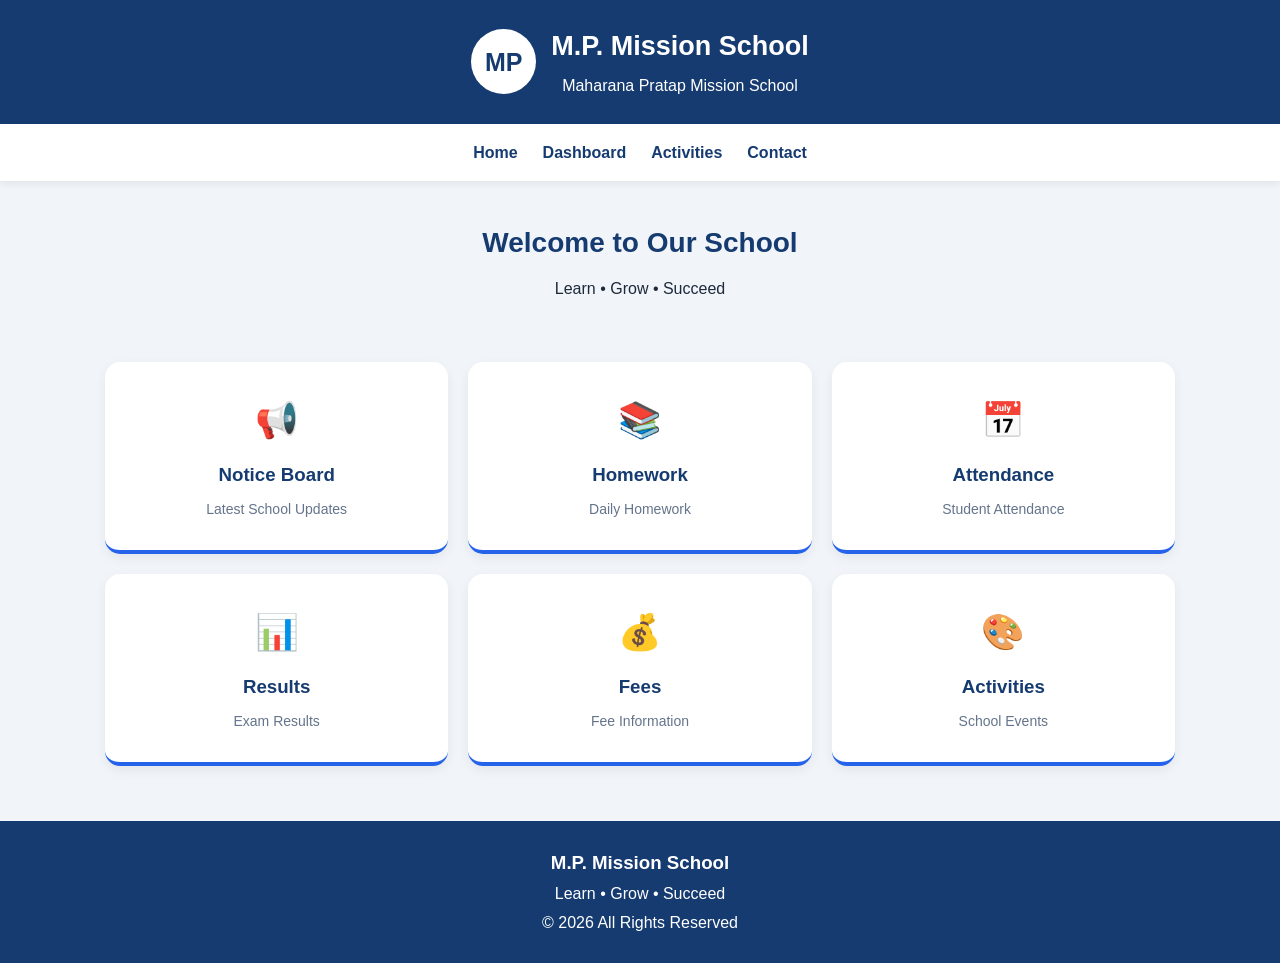
<file: index.html>
<!DOCTYPE html>
<html lang="en">
<head>
    <meta charset="UTF-8">
    <meta name="viewport" content="width=device-width, initial-scale=1.0">

    <title>M.P. Mission School App</title>

    <link rel="stylesheet" href="style.css">
</head>

<body>

    <!-- Header -->
    <header class="header">
        <div class="school-logo">MP</div>

        <div>
            <h1>M.P. Mission School</h1>
            <p>Maharana Pratap Mission School</p>
        </div>
    </header>

    <!-- Navigation Bar -->
    <nav class="navbar">
        <a href="#home">Home</a>
        <a href="#dashboard">Dashboard</a>
        <a href="#activities">Activities</a>
        <a href="#contact">Contact</a>
    </nav>

    <!-- Main Section -->
    <main id="home">

        <section class="welcome">
            <h2>Welcome to Our School</h2>
            <p>Learn • Grow • Succeed</p>
        </section>

        <!-- Dashboard -->
        <section class="dashboard" id="dashboard">

            <div class="card">
                <span>📢</span>
                <h3>Notice Board</h3>
                <p>Latest School Updates</p>
            </div>

            <div class="card">
                <span>📚</span>
                <h3>Homework</h3>
                <p>Daily Homework</p>
            </div>

            <div class="card">
                <span>📅</span>
                <h3>Attendance</h3>
                <p>Student Attendance</p>
            </div>

            <div class="card">
                <span>📊</span>
                <h3>Results</h3>
                <p>Exam Results</p>
            </div>

            <div class="card">
                <span>💰</span>
                <h3>Fees</h3>
                <p>Fee Information</p>
            </div>

            <div class="card" id="activities">
                <span>🎨</span>
                <h3>Activities</h3>
                <p>School Events</p>
            </div>

        </section>

    </main>

    <!-- Footer -->
    <footer id="contact">
        <h3>M.P. Mission School</h3>
        <p>Learn • Grow • Succeed</p>
        <p>© 2026 All Rights Reserved</p>
    </footer>

    <script src="script.js"></script>

</body>
</html>
</file>
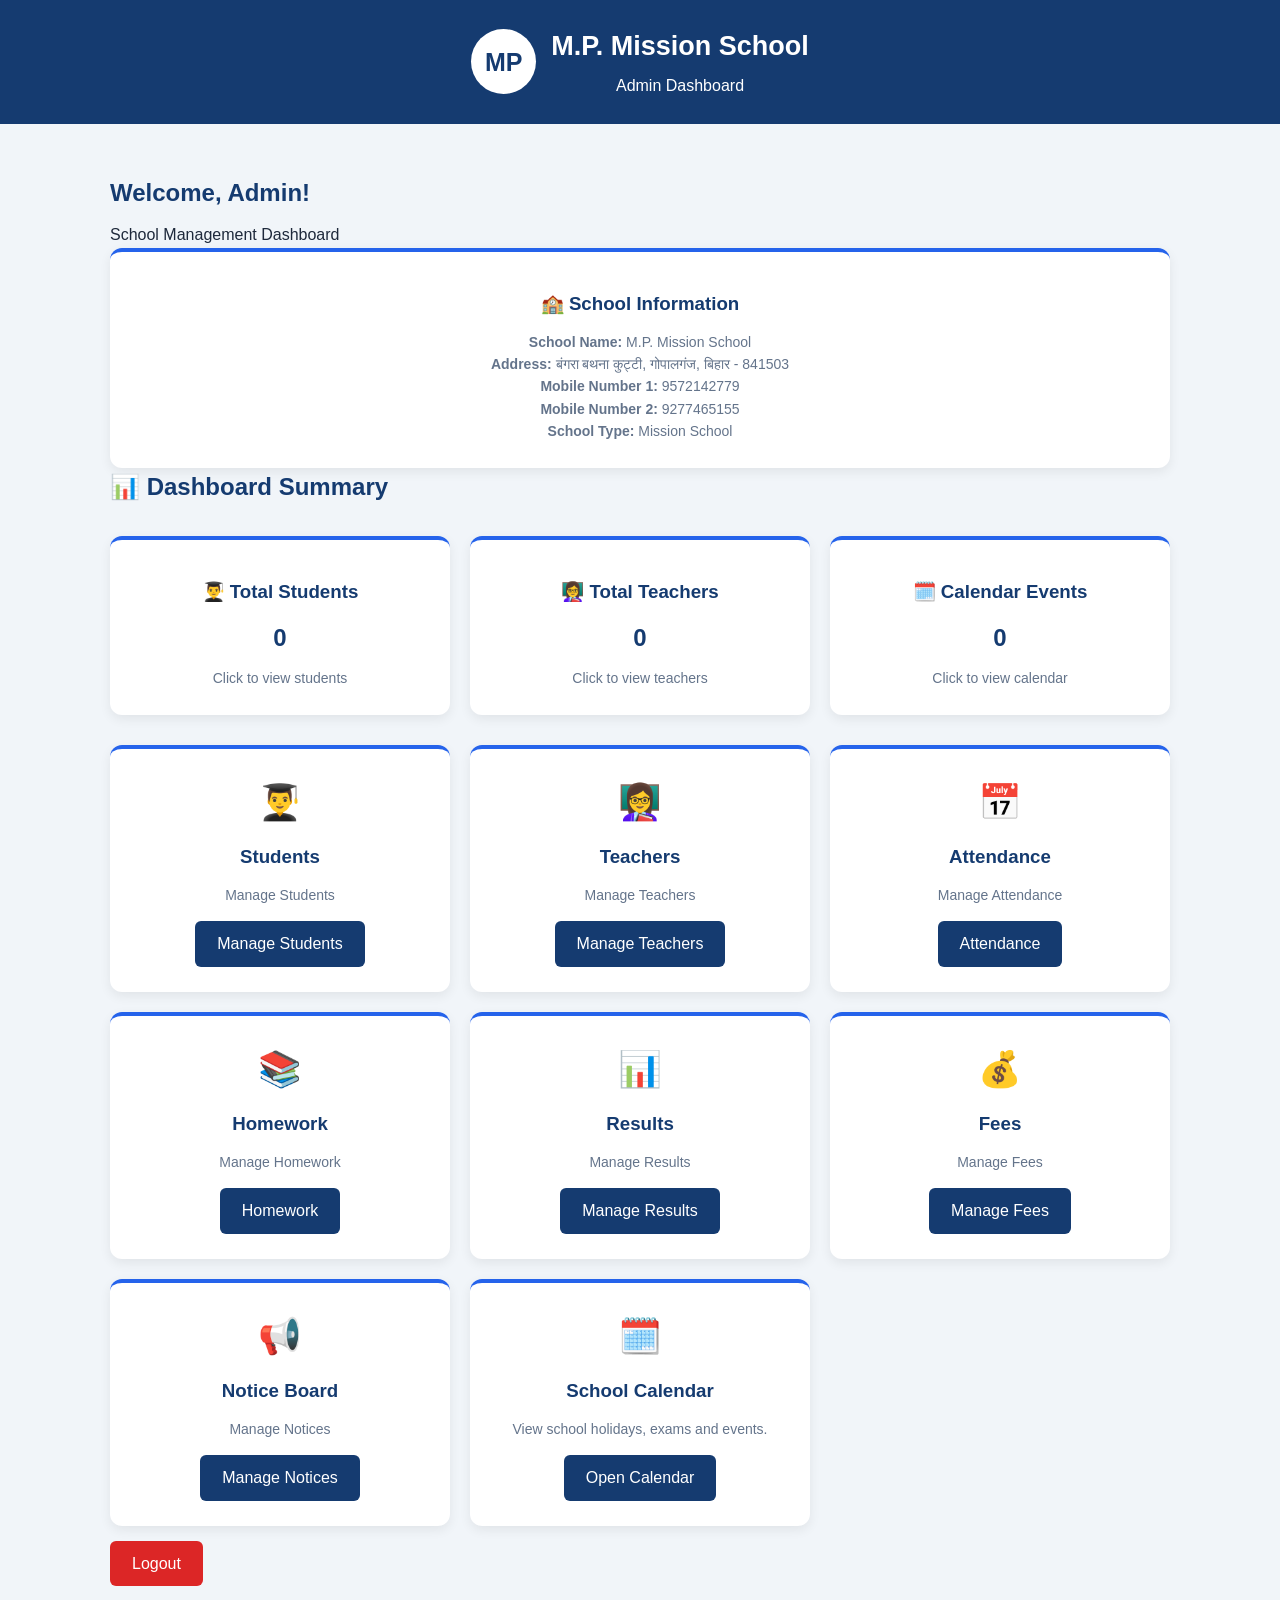
<file: admin.html>
<!DOCTYPE html>
<html lang="en">
<head>
    <meta charset="UTF-8">
    <meta name="viewport" content="width=device-width, initial-scale=1.0, viewport-fit=cover">
    <meta name="theme-color" content="#153b70">
    <meta name="description" content="M.P. Mission School web app">
    <link rel="manifest" href="manifest.json">
    <link rel="apple-touch-icon" href="icons/icon-192.png">
    <title>Admin Dashboard - M.P. Mission School</title>
    <link rel="stylesheet" href="style.css">
    <style>
        .summary-card {
            cursor: pointer;
            transition: transform 0.2s, box-shadow 0.2s;
        }
        .summary-card:hover {
            transform: translateY(-4px);
            box-shadow: 0 5px 15px rgba(0,0,0,0.15);
        }
    </style>
</head>
<body>

<header class="header">
    <div class="school-logo">MP</div>
    <div>
        <h1>M.P. Mission School</h1>
        <p>Admin Dashboard</p>
    </div>
</header>

<main class="admin-container">

    <h2>Welcome, Admin!</h2>
    <p>School Management Dashboard</p>

    <!-- SCHOOL INFORMATION -->
    <section class="admin-card">
        <h3>🏫 School Information</h3>
        <p><strong>School Name:</strong> M.P. Mission School</p>
        <p><strong>Address:</strong> बंगरा बथना कुट्टी, गोपालगंज, बिहार - 841503</p>
        <p><strong>Mobile Number 1:</strong> 9572142779</p>
        <p><strong>Mobile Number 2:</strong> 9277465155</p>
        <p><strong>School Type:</strong> Mission School</p>
    </section>

    <!-- DASHBOARD SUMMARY -->
    <h2>📊 Dashboard Summary</h2>

    <section class="admin-grid">

        <div class="admin-card summary-card"
             onclick="window.location.href='students.html'"
             role="link" tabindex="0"
             onkeydown="if(event.key==='Enter') window.location.href='students.html'">
            <h3>👨‍🎓 Total Students</h3>
            <h2 id="totalStudents">0</h2>
            <p>Click to view students</p>
        </div>

        <div class="admin-card summary-card"
             onclick="window.location.href='teachers.html'"
             role="link" tabindex="0"
             onkeydown="if(event.key==='Enter') window.location.href='teachers.html'">
            <h3>👩‍🏫 Total Teachers</h3>
            <h2 id="totalTeachers">0</h2>
            <p>Click to view teachers</p>
        </div>

        <div class="admin-card summary-card"
             onclick="window.location.href='calendar.html'"
             role="link" tabindex="0"
             onkeydown="if(event.key==='Enter') window.location.href='calendar.html'">
            <h3>🗓️ Calendar Events</h3>
            <h2 id="totalEvents">0</h2>
            <p>Click to view calendar</p>
        </div>

    </section>

    <!-- ADMIN DASHBOARD -->
    <section class="admin-grid">

        <div class="admin-card">
            <span>👨‍🎓</span>
            <h3>Students</h3>
            <p>Manage Students</p>
            <button onclick="window.location.href='students.html'">Manage Students</button>
        </div>

        <div class="admin-card">
            <span>👩‍🏫</span>
            <h3>Teachers</h3>
            <p>Manage Teachers</p>
            <button onclick="window.location.href='teachers.html'">Manage Teachers</button>
        </div>

        <div class="admin-card">
            <span>📅</span>
            <h3>Attendance</h3>
            <p>Manage Attendance</p>
            <button onclick="window.location.href='attendance.html'">Attendance</button>
        </div>

        <div class="admin-card">
            <span>📚</span>
            <h3>Homework</h3>
            <p>Manage Homework</p>
            <button onclick="window.location.href='homework.html'">Homework</button>
        </div>

        <div class="admin-card">
            <span>📊</span>
            <h3>Results</h3>
            <p>Manage Results</p>
            <button onclick="window.location.href='result.html'">Manage Results</button>
        </div>

        <div class="admin-card">
            <span>💰</span>
            <h3>Fees</h3>
            <p>Manage Fees</p>
            <button onclick="window.location.href='fees.html'">Manage Fees</button>
        </div>

        <div class="admin-card">
            <span>📢</span>
            <h3>Notice Board</h3>
            <p>Manage Notices</p>
            <button onclick="window.location.href='notice.html'">Manage Notices</button>
        </div>

        <div class="admin-card">
            <span>🗓️</span>
            <h3>School Calendar</h3>
            <p>View school holidays, exams and events.</p>
            <button onclick="window.location.href='calendar.html'">Open Calendar</button>
        </div>

    </section>

    <p id="admin-message"></p>
    <button class="logout" onclick="logout()">Logout</button>

</main>

<script src="script.js"></script>

<script>
document.addEventListener("DOMContentLoaded", function () {
    const students = JSON.parse(localStorage.getItem("students")) || [];
    const teachers = JSON.parse(localStorage.getItem("teachers")) || [];
    const events = JSON.parse(localStorage.getItem("schoolCalendarEvents")) || [];

    document.getElementById("totalStudents").textContent = students.length;
    document.getElementById("totalTeachers").textContent = teachers.length;
    document.getElementById("totalEvents").textContent = events.length;
});
</script>

<script>
if ("serviceWorker" in navigator) {
    window.addEventListener("load", function () {
        navigator.serviceWorker.register("./service-worker.js")
            .catch(function (error) { console.error("Service worker registration failed:", error); });
    });
}
</script>
</body>
</html>
</file>
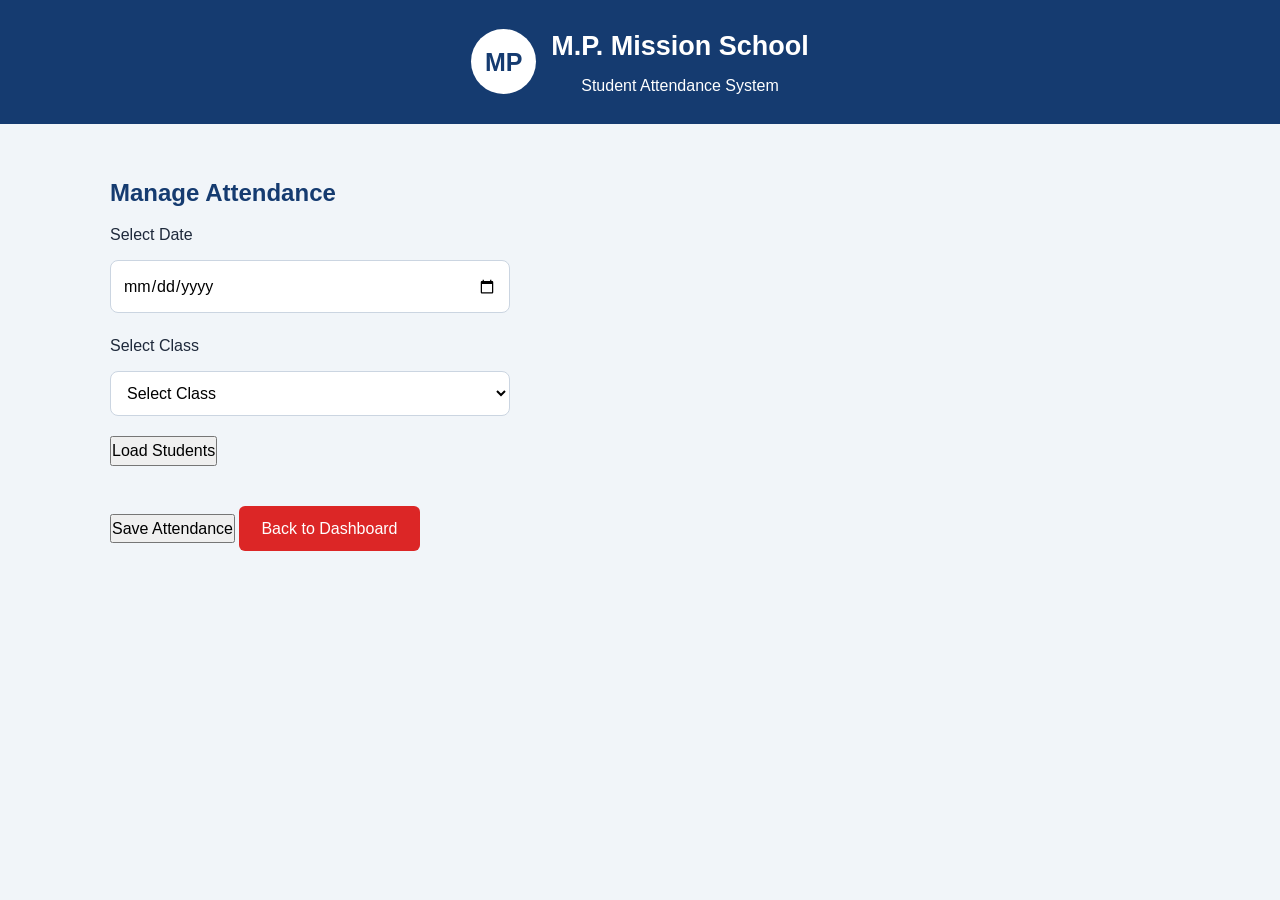
<file: attendance.html>
<!DOCTYPE html>
<html lang="en">
<head>
    <meta charset="UTF-8">
    <meta name="viewport" content="width=device-width, initial-scale=1.0, viewport-fit=cover">
    <meta name="theme-color" content="#153b70">
    <meta name="description" content="M.P. Mission School web app">
    <link rel="manifest" href="manifest.json">
    <link rel="apple-touch-icon" href="icons/icon-192.png">
    <title>Student Attendance - M.P. Mission School</title>
    <link rel="stylesheet" href="style.css">
</head>
<body>

<header class="header">
    <div class="school-logo">MP</div>
    <div>
        <h1>M.P. Mission School</h1>
        <p>Student Attendance System</p>
    </div>
</header>

<main class="admin-container">

    <h2>Manage Attendance</h2>

    <label>Select Date</label>
    <input type="date" id="attendanceDate">

    <label>Select Class</label>
    <select id="ClassSelect">
        <option value="">Select Class</option>
        <option>Nursery</option>
        <option>LKG</option>
        <option>UKG</option>
        <option>1</option>
        <option>2</option>
        <option>3</option>
        <option>4</option>
        <option>5</option>
        <option>6</option>
        <option>7</option>
        <option>8</option>
    </select>

    <button onclick="loadStudents()">Load Students</button>

    <div id="attendanceList"></div>

    <div id="attendanceSummary"></div>

    <button onclick="saveAttendance()">Save Attendance</button>

    <button class="logout"
        onclick="window.location.href='admin.html'">
        Back to Dashboard
    </button>

</main>

<script src="script.js"></script>
<script>
if ("serviceWorker" in navigator) {
    window.addEventListener("load", function () {
        navigator.serviceWorker.register("./service-worker.js")
            .catch(function (error) { console.error("Service worker registration failed:", error); });
    });
}
</script>
</body>
</html>
</file>
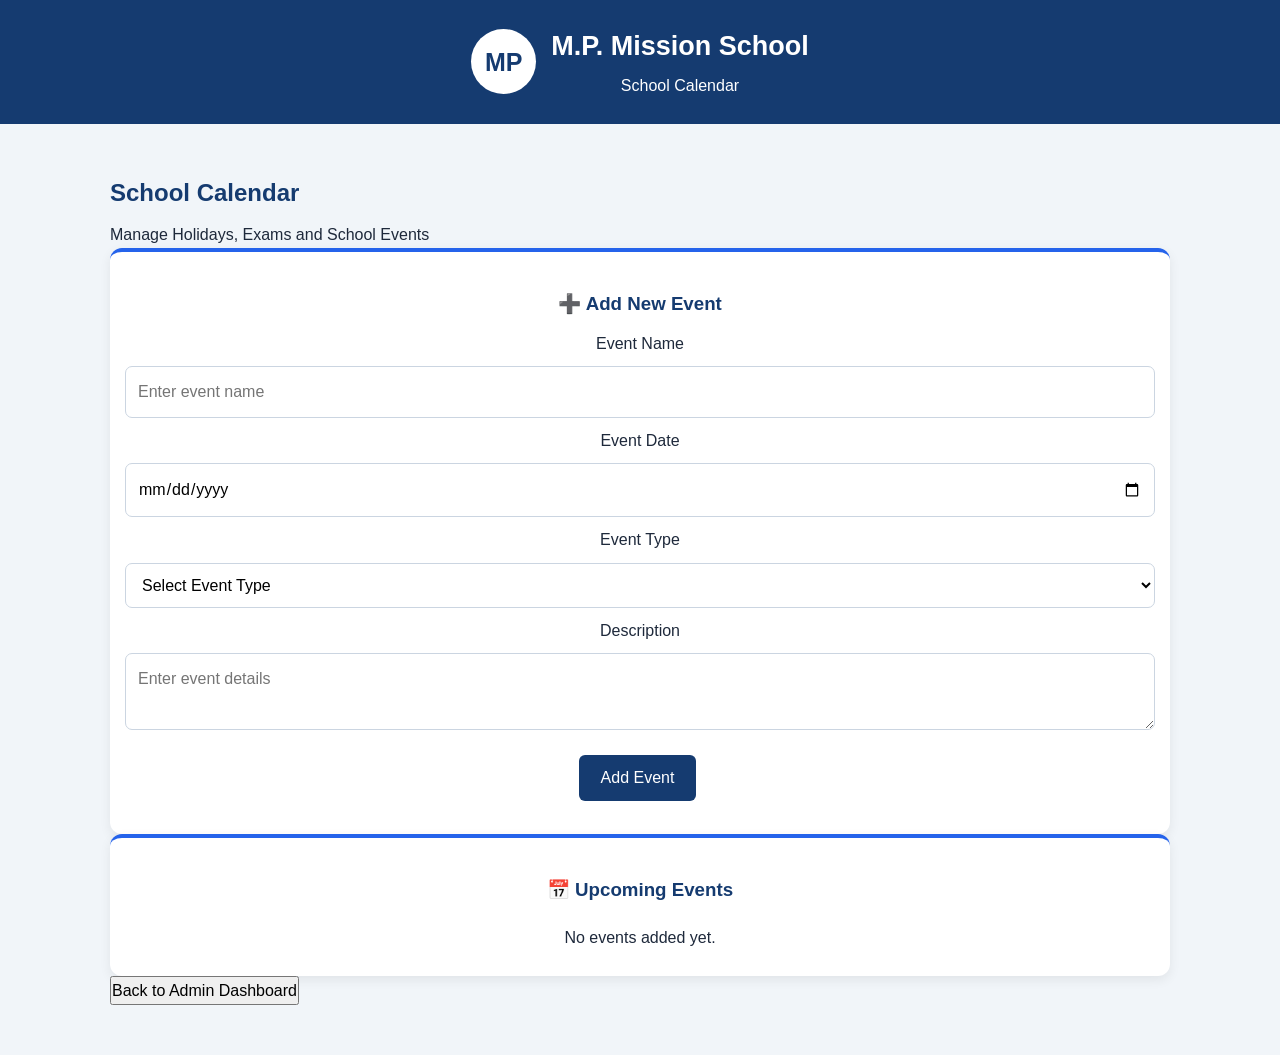
<file: calendar.html>
<!DOCTYPE html>
<html lang="en">
<head>
    <meta charset="UTF-8">
    <meta name="viewport" content="width=device-width, initial-scale=1.0, viewport-fit=cover">
    <meta name="theme-color" content="#153b70">
    <meta name="description" content="M.P. Mission School web app">
    <link rel="manifest" href="manifest.json">
    <link rel="apple-touch-icon" href="icons/icon-192.png">
    <title>School Calendar - M.P. Mission School</title>
    <link rel="stylesheet" href="style.css">
</head>

<body>

    <header class="header">
        <div class="school-logo">MP</div>
        <div>
            <h1>M.P. Mission School</h1>
            <p>School Calendar</p>
        </div>
    </header>

    <main class="admin-container">

        <h2>School Calendar</h2>
        <p>Manage Holidays, Exams and School Events</p>

        <section class="admin-card">
            <h3>➕ Add New Event</h3>

            <form id="calendarForm">

                <label>Event Name</label>
                <input type="text" id="eventName" placeholder="Enter event name" required>

                <label>Event Date</label>
                <input type="date" id="eventDate" required>

                <label>Event Type</label>
                <select id="eventType" required>
                    <option value="">Select Event Type</option>
                    <option value="Holiday">Holiday</option>
                    <option value="Examination">Examination</option>
                    <option value="School Event">School Event</option>
                </select>

                <label>Description</label>
                <textarea id="eventDescription" placeholder="Enter event details"></textarea>

                <button type="submit">Add Event</button>

            </form>
        </section>

        <section class="admin-card">
            <h3>📅 Upcoming Events</h3>
            <div id="calendarList">
                <p>No events added yet.</p>
            </div>
        </section>

        <button onclick="window.location.href='admin.html'">
            Back to Admin Dashboard
        </button>

    </main>

    <script src="script.js"></script>
    <script src="calendar.js"></script>

<script>
if ("serviceWorker" in navigator) {
    window.addEventListener("load", function () {
        navigator.serviceWorker.register("./service-worker.js")
            .catch(function (error) { console.error("Service worker registration failed:", error); });
    });
}
</script>
</body>
</html>
</file>
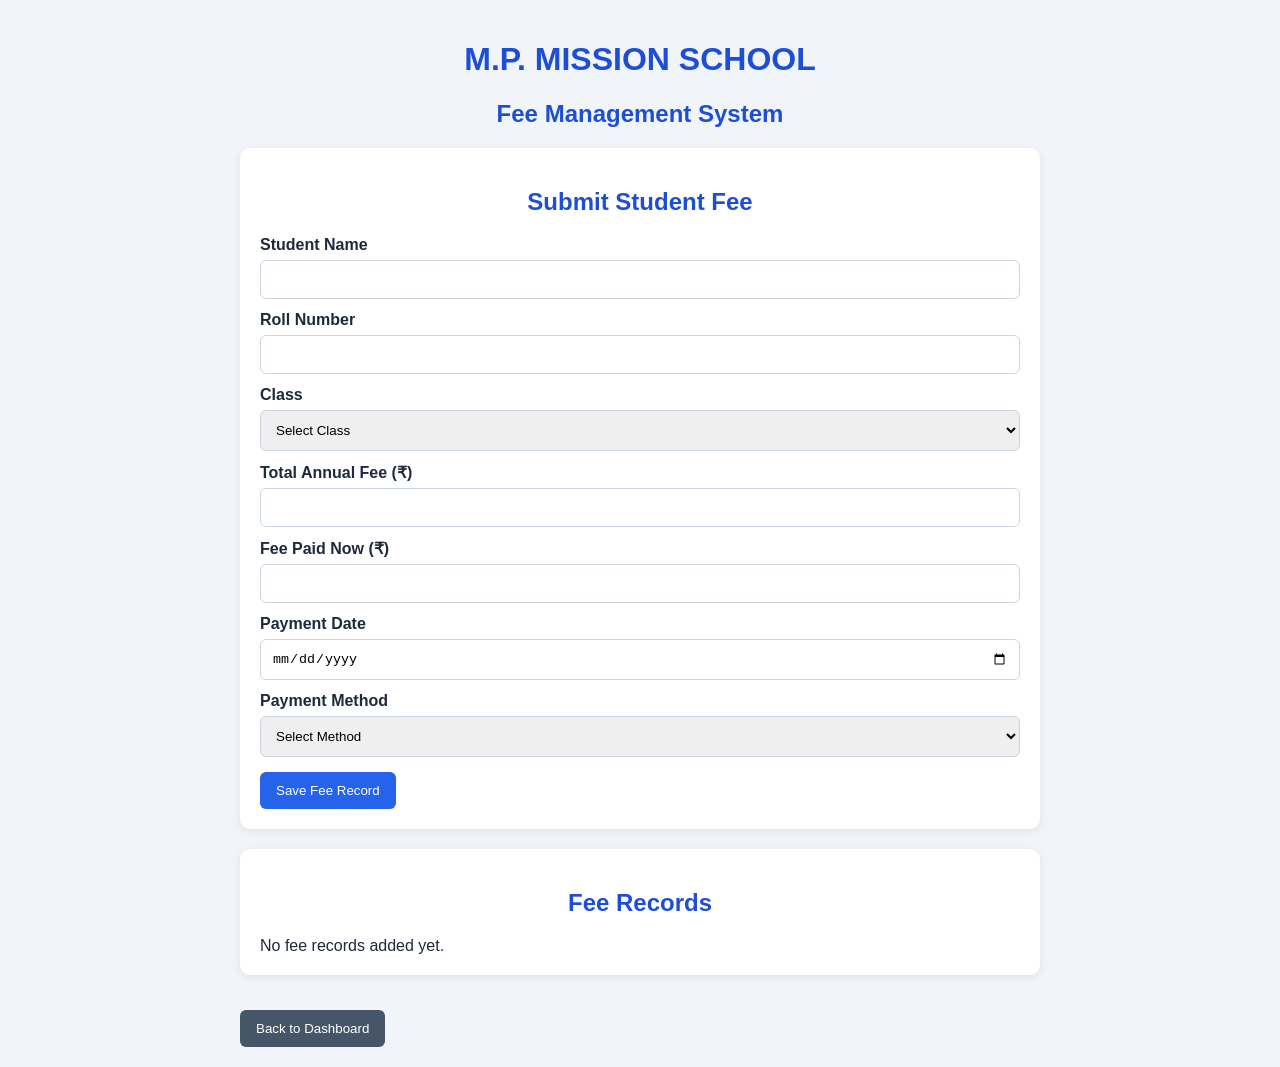
<file: fees.html>
<!DOCTYPE html>
<html lang="en">
<head>
    <meta charset="UTF-8">
    <meta name="viewport" content="width=device-width, initial-scale=1.0, viewport-fit=cover">
    <meta name="theme-color" content="#153b70">
    <meta name="description" content="M.P. Mission School web app">
    <link rel="manifest" href="manifest.json">
    <link rel="apple-touch-icon" href="icons/icon-192.png">
    <title>Fee Management - M.P. Mission School</title>

    <style>
        * { box-sizing: border-box; }

        body {
            font-family: Arial, sans-serif;
            background: #f1f5f9;
            margin: 0;
            padding: 20px;
            color: #1e293b;
        }

        .container {
            max-width: 800px;
            margin: auto;
        }

        h1, h2 {
            text-align: center;
            color: #1d4ed8;
        }

        .box {
            background: white;
            padding: 20px;
            margin: 20px 0;
            border-radius: 10px;
            box-shadow: 0 2px 8px #00000015;
        }

        label {
            display: block;
            margin-top: 12px;
            font-weight: bold;
        }

        input, select {
            width: 100%;
            padding: 11px;
            margin-top: 6px;
            border: 1px solid #cbd5e1;
            border-radius: 6px;
        }

        button {
            padding: 11px 16px;
            margin-top: 15px;
            border: none;
            border-radius: 6px;
            background: #2563eb;
            color: white;
            cursor: pointer;
        }

        .fee-card {
            border: 1px solid #cbd5e1;
            border-radius: 8px;
            padding: 15px;
            margin-top: 12px;
        }

        .back-btn { background: #475569; }
    </style>
</head>

<body>
<div class="container">

    <h1>M.P. MISSION SCHOOL</h1>
    <h2>Fee Management System</h2>

    <div class="box">
        <h2>Submit Student Fee</h2>

        <form id="feeForm">

            <label>Student Name</label>
            <input type="text" id="feeStudentName" required>

            <label>Roll Number</label>
            <input type="text" id="feeRoll" required>

            <label>Class</label>
            <select id="feeClass" required>
                <option value="">Select Class</option>
                <option>Nursery</option>
                <option>LKG</option>
                <option>UKG</option>
                <option>1st</option>
                <option>2nd</option>
                <option>3rd</option>
                <option>4th</option>
                <option>5th</option>
                <option>6th</option>
                <option>7th</option>
                <option>8th</option>
                <option>9th</option>
                <option>10th</option>
            </select>

            <label>Total Annual Fee (₹)</label>
            <input type="number" id="totalFee" min="0" required>

            <label>Fee Paid Now (₹)</label>
            <input type="number" id="paidFee" min="0" required>

            <label>Payment Date</label>
            <input type="date" id="feeDate" required>

            <label>Payment Method</label>
            <select id="paymentMethod" required>
                <option value="">Select Method</option>
                <option>Cash</option>
                <option>UPI</option>
                <option>Bank Transfer</option>
                <option>Cheque</option>
            </select>

            <button type="submit">Save Fee Record</button>
        </form>
    </div>

    <div class="box">
        <h2>Fee Records</h2>
        <div id="feeList">No Fee Records Yet.</div>
    </div>

    <button class="back-btn" onclick="window.location.href='admin.html'">
        Back to Dashboard
    </button>

</div>

<script src="script.js"></script>
<script>
if ("serviceWorker" in navigator) {
    window.addEventListener("load", function () {
        navigator.serviceWorker.register("./service-worker.js")
            .catch(function (error) { console.error("Service worker registration failed:", error); });
    });
}
</script>
</body>
</html>
</file>
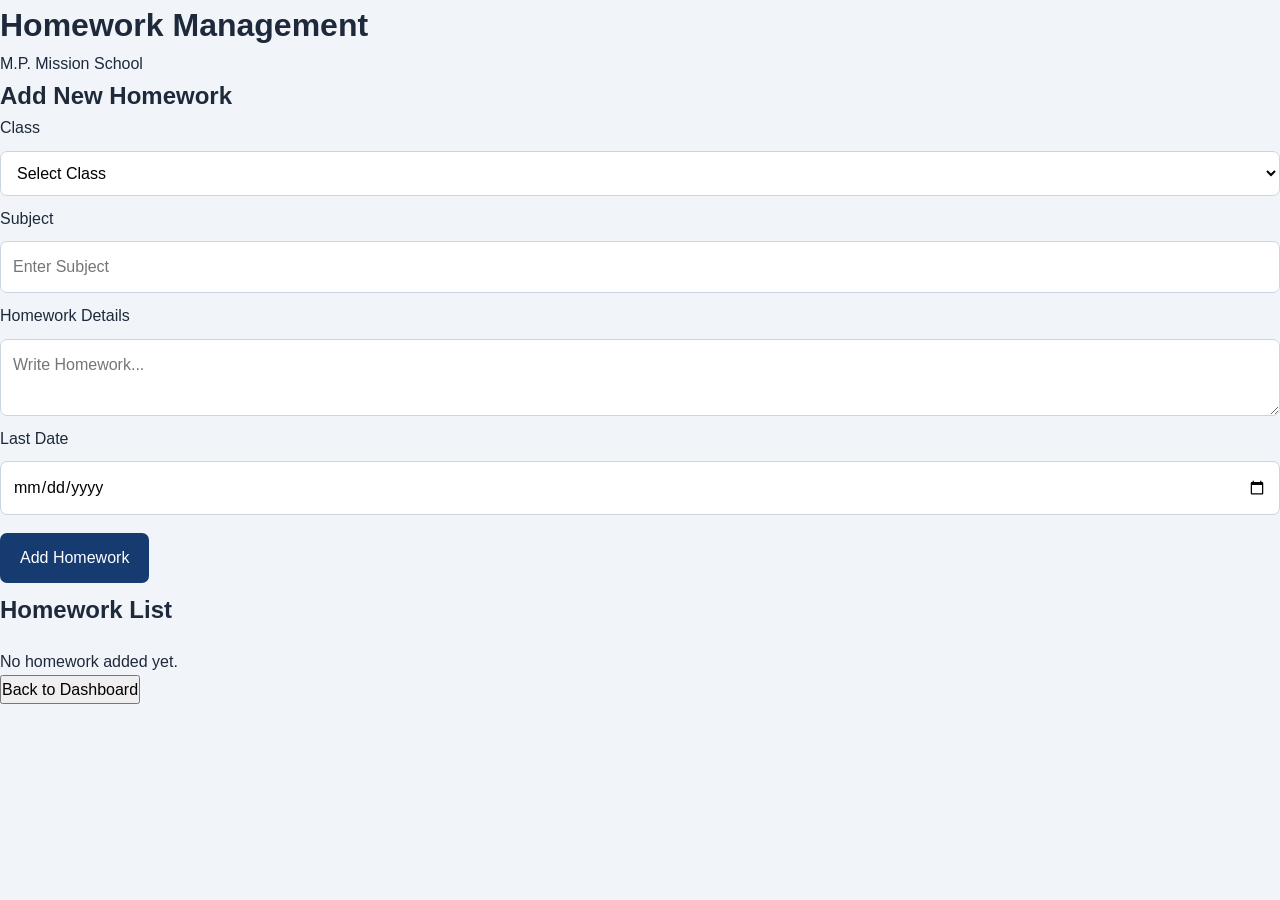
<file: homework.html>
<!DOCTYPE html>
<html lang="en">
<head>
    <meta charset="UTF-8">
    <meta name="viewport" content="width=device-width, initial-scale=1.0, viewport-fit=cover">
    <meta name="theme-color" content="#153b70">
    <meta name="description" content="M.P. Mission School web app">
    <link rel="manifest" href="manifest.json">
    <link rel="apple-touch-icon" href="icons/icon-192.png">
    <title>Homework Management</title>
    <link rel="stylesheet" href="style.css">
</head>
<body>

    <div class="container">
        <h1>Homework Management</h1>
        <p>M.P. Mission School</p>

        <h2>Add New Homework</h2>

        <form id="homeworkForm">
            <label>Class</label>
            <select id="hwClass" required>
                <option value="">Select Class</option>
                <option>Nursery</option>
                <option>LKG</option>
                <option>UKG</option>
                <option>1st</option>
                <option>2nd</option>
                <option>3rd</option>
                <option>4th</option>
                <option>5th</option>
                <option>6th</option>
                <option>7th</option>
                <option>8th</option>
                <option>9th</option>
                <option>10th</option>
            </select>

            <label>Subject</label>
            <input type="text" id="hwSubject" placeholder="Enter Subject" required>

            <label>Homework Details</label>
            <textarea id="hwDetails" placeholder="Write Homework..." required></textarea>

            <label>Last Date</label>
            <input type="date" id="hwDate" required>

            <button type="submit">Add Homework</button>
        </form>

        <h2>Homework List</h2>
        <div id="homeworkList"></div>

        <button onclick="window.location.href='admin.html'">
            Back to Dashboard
        </button>
    </div>

    <script src="script.js"></script>
<script>
if ("serviceWorker" in navigator) {
    window.addEventListener("load", function () {
        navigator.serviceWorker.register("./service-worker.js")
            .catch(function (error) { console.error("Service worker registration failed:", error); });
    });
}
</script>
</body>
</html>
</file>
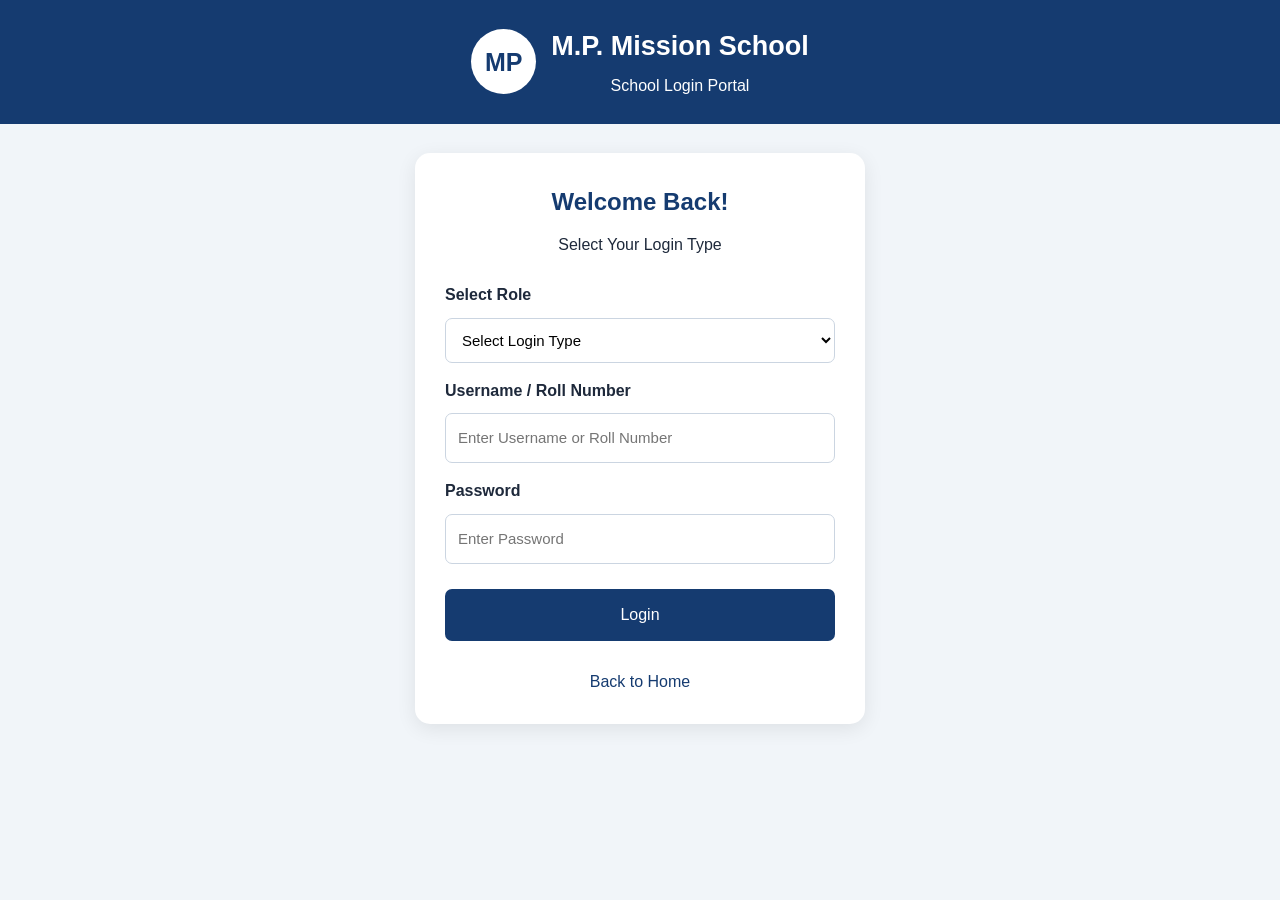
<file: login.html>
<!DOCTYPE html>
<html lang="en">
<head>
    <meta charset="UTF-8">
    <meta name="viewport" content="width=device-width, initial-scale=1.0, viewport-fit=cover">
    <meta name="theme-color" content="#153b70">
    <meta name="description" content="M.P. Mission School web app">
    <link rel="manifest" href="manifest.json">
    <link rel="apple-touch-icon" href="icons/icon-192.png">
    <title>Login Portal - M.P. Mission School</title>
    <link rel="stylesheet" href="style.css">
</head>
<body>

    <header class="header">
        <div class="school-logo">MP</div>
        <div>
            <h1>M.P. Mission School</h1>
            <p>School Login Portal</p>
        </div>
    </header>

    <main class="login-container">
        <div class="login-box">

            <h2>Welcome Back!</h2>
            <p>Select Your Login Type</p>

            <form id="loginForm">

                <label>Select Role</label>
                <select id="userRole" required>
                    <option value="">Select Login Type</option>
                    <option value="admin">Admin</option>
                    <option value="teacher">Teacher</option>
                    <option value="student">Student</option>
                </select>

                <label>Username / Roll Number</label>
                <input
                    type="text"
                    id="username"
                    placeholder="Enter Username or Roll Number"
                    required
                >

                <label>Password</label>
                <input
                    type="password"
                    id="password"
                    placeholder="Enter Password"
                    required
                >

                <button type="submit">Login</button>

                <p id="message"></p>

            </form>

            <a href="index.html">Back to Home</a>

        </div>
    </main>

    <script src="script.js"></script>

<script>
if ("serviceWorker" in navigator) {
    window.addEventListener("load", function () {
        navigator.serviceWorker.register("./service-worker.js")
            .catch(function (error) { console.error("Service worker registration failed:", error); });
    });
}
</script>
</body>
</html>
</file>
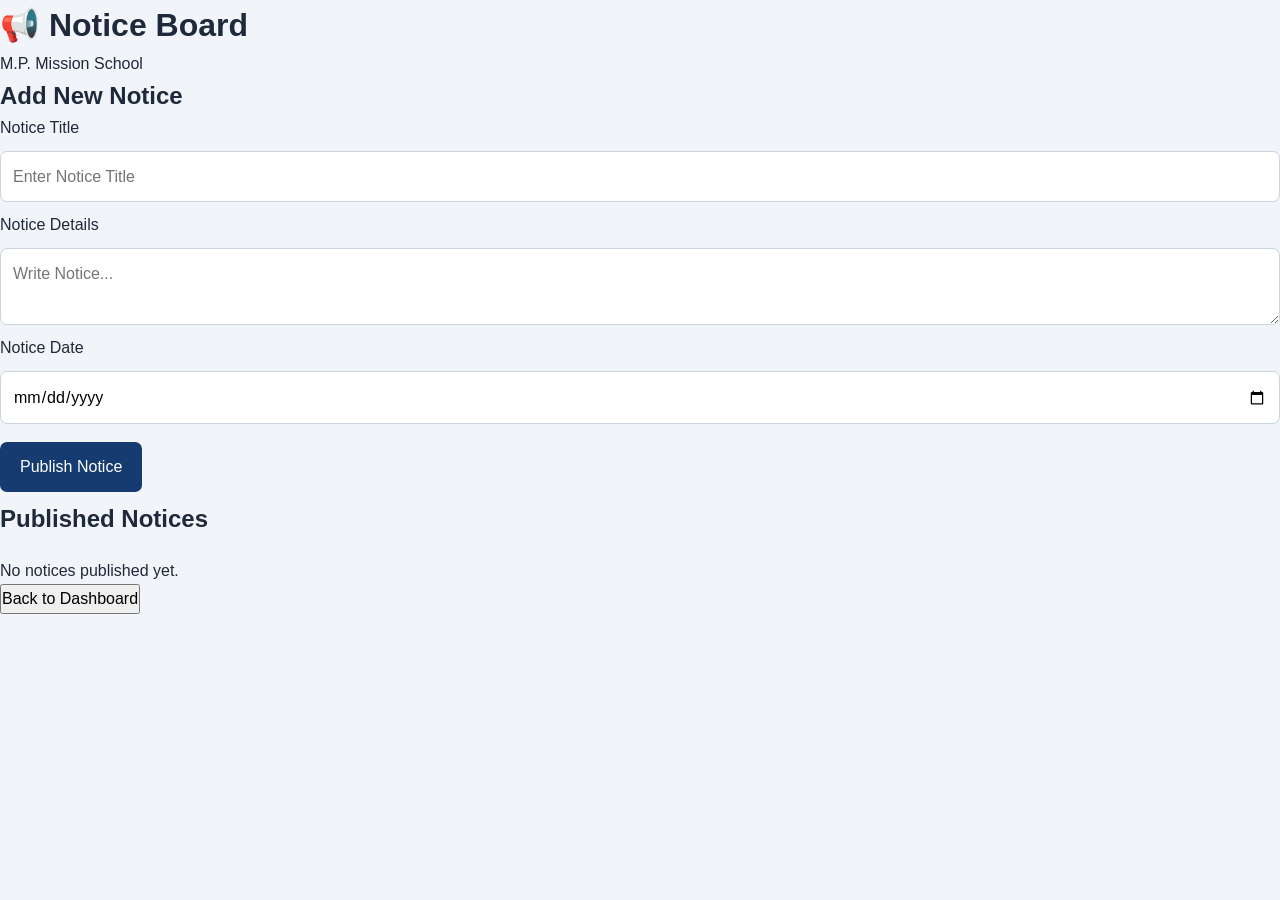
<file: notice.html>
<!DOCTYPE html>
<html lang="en">
<head>
    <meta charset="UTF-8">
    <meta name="viewport" content="width=device-width, initial-scale=1.0, viewport-fit=cover">
    <meta name="theme-color" content="#153b70">
    <meta name="description" content="M.P. Mission School web app">
    <link rel="manifest" href="manifest.json">
    <link rel="apple-touch-icon" href="icons/icon-192.png">
    <title>Notice Board - M.P. Mission School</title>
    <link rel="stylesheet" href="style.css">
</head>
<body>

    <div class="container">
        <h1>📢 Notice Board</h1>
        <p>M.P. Mission School</p>

        <h2>Add New Notice</h2>

        <form id="noticeForm">
            <label>Notice Title</label>
            <input type="text" id="noticeTitle"
                placeholder="Enter Notice Title" required>

            <label>Notice Details</label>
            <textarea id="noticeDetails"
                placeholder="Write Notice..." required></textarea>

            <label>Notice Date</label>
            <input type="date" id="noticeDate" required>

            <button type="submit">Publish Notice</button>
        </form>

        <h2>Published Notices</h2>
        <div id="noticeList"></div>

        <button onclick="window.location.href='admin.html'">
            Back to Dashboard
        </button>
    </div>

    <script src="script.js"></script>
<script>
if ("serviceWorker" in navigator) {
    window.addEventListener("load", function () {
        navigator.serviceWorker.register("./service-worker.js")
            .catch(function (error) { console.error("Service worker registration failed:", error); });
    });
}
</script>
</body>
</html>
</file>
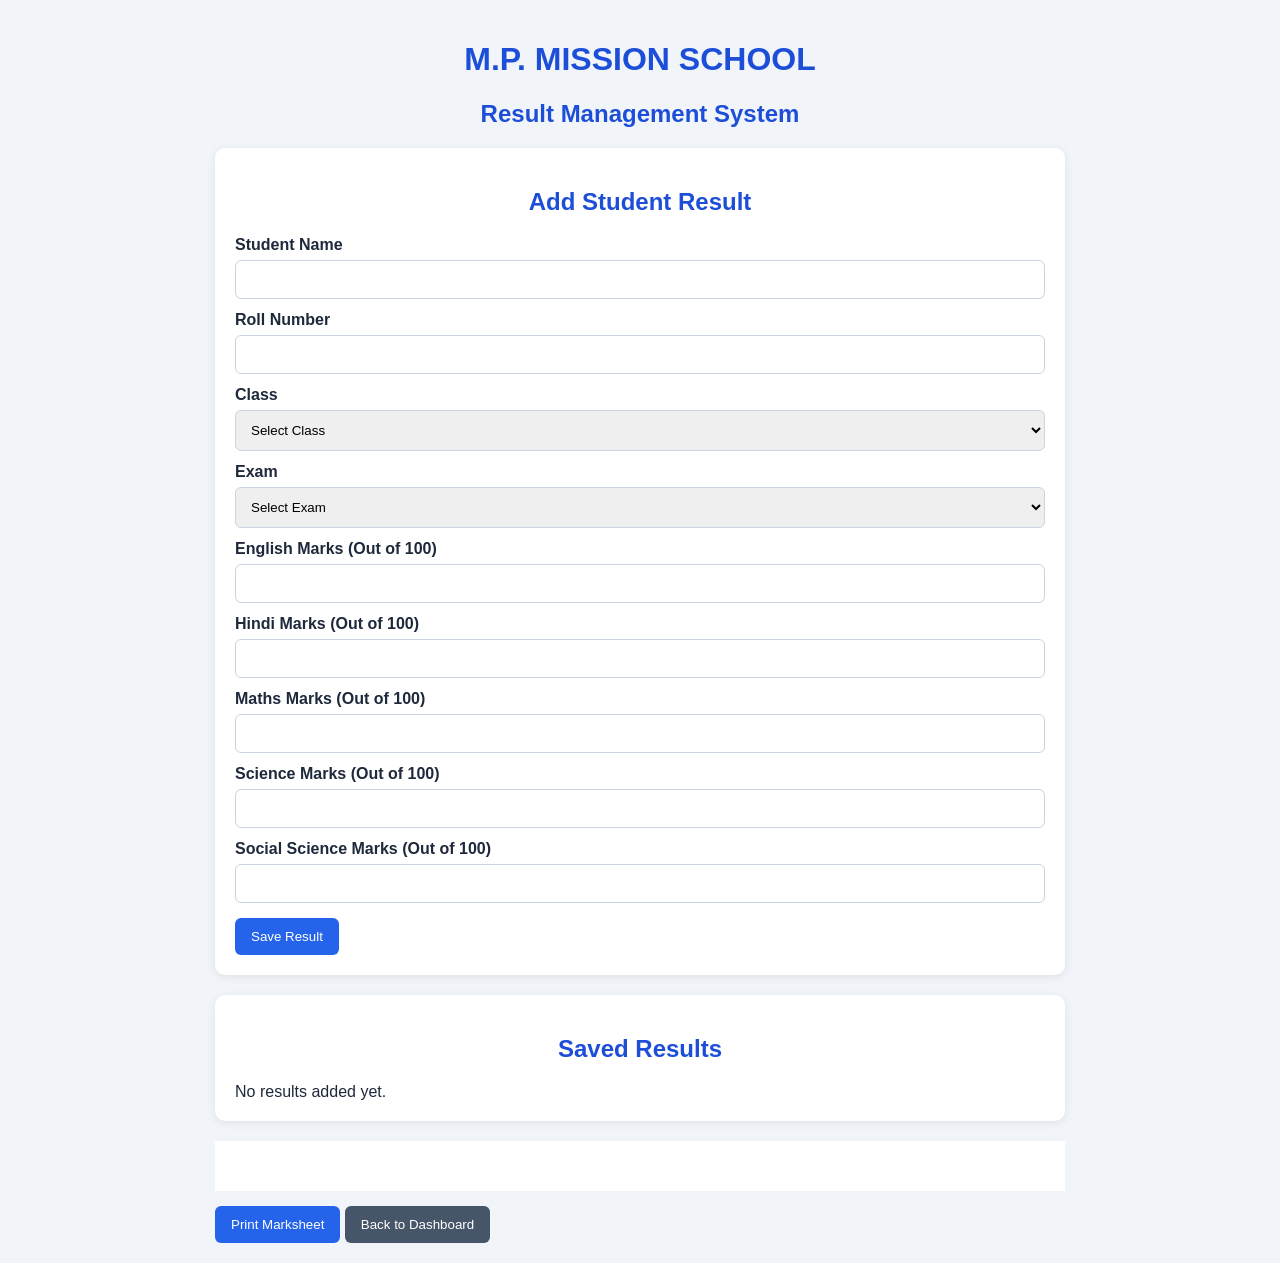
<file: result.html>
<!DOCTYPE html>
<html lang="en">
<head>
    <meta charset="UTF-8">
    <meta name="viewport" content="width=device-width, initial-scale=1.0, viewport-fit=cover">
    <meta name="theme-color" content="#153b70">
    <meta name="description" content="M.P. Mission School web app">
    <link rel="manifest" href="manifest.json">
    <link rel="apple-touch-icon" href="icons/icon-192.png">
    <title>Result Management - M.P. Mission School</title>

    <style>
        * {
            box-sizing: border-box;
        }

        body {
            margin: 0;
            padding: 20px;
            font-family: Arial, sans-serif;
            background: #f1f5f9;
            color: #1e293b;
        }

        .container {
            max-width: 850px;
            margin: auto;
        }

        h1, h2 {
            text-align: center;
            color: #1d4ed8;
        }

        .form-box, .result-box {
            background: white;
            padding: 20px;
            margin: 20px 0;
            border-radius: 10px;
            box-shadow: 0 2px 8px #00000015;
        }

        label {
            display: block;
            margin-top: 12px;
            font-weight: bold;
        }

        input, select {
            width: 100%;
            padding: 11px;
            margin-top: 6px;
            border: 1px solid #cbd5e1;
            border-radius: 6px;
        }

        button {
            padding: 11px 16px;
            margin-top: 15px;
            border: none;
            border-radius: 6px;
            background: #2563eb;
            color: white;
            cursor: pointer;
        }

        button:hover {
            background: #1d4ed8;
        }

        .result-card {
            padding: 15px;
            margin: 12px 0;
            border: 1px solid #cbd5e1;
            border-radius: 8px;
        }

        .back-btn {
            background: #475569;
        }

        #marksheet {
            background: white;
            padding: 25px;
            margin-top: 20px;
        }

        #marksheet table {
            width: 100%;
            border-collapse: collapse;
            margin-top: 20px;
        }

        #marksheet th, #marksheet td {
            border: 1px solid #333;
            padding: 10px;
            text-align: center;
        }

        @media print {
            body * {
                visibility: hidden;
            }

            #marksheet, #marksheet * {
                visibility: visible;
            }

            #marksheet {
                position: absolute;
                left: 0;
                top: 0;
                width: 100%;
                margin: 0;
            }
        }
    </style>
</head>

<body>

<div class="container">

    <h1>M.P. MISSION SCHOOL</h1>
    <h2>Result Management System</h2>

    <div class="form-box">
        <h2>Add Student Result</h2>

        <form id="resultForm">

            <label>Student Name</label>
            <input type="text" id="resultName" required>

            <label>Roll Number</label>
            <input type="text" id="resultRoll" required>

            <label>Class</label>
            <select id="resultClass" required>
                <option value="">Select Class</option>
                <option>Nursery</option>
                <option>LKG</option>
                <option>UKG</option>
                <option>1st</option>
                <option>2nd</option>
                <option>3rd</option>
                <option>4th</option>
                <option>5th</option>
                <option>6th</option>
                <option>7th</option>
                <option>8th</option>
                <option>9th</option>
                <option>10th</option>
            </select>

            <label>Exam</label>
            <select id="examName" required>
                <option value="">Select Exam</option>
                <option>Monthly Test</option>
                <option>Half Yearly</option>
                <option>Annual Exam</option>
            </select>

            <label>English Marks (Out of 100)</label>
            <input type="number" id="english" min="0" max="100" required>

            <label>Hindi Marks (Out of 100)</label>
            <input type="number" id="hindi" min="0" max="100" required>

            <label>Maths Marks (Out of 100)</label>
            <input type="number" id="maths" min="0" max="100" required>

            <label>Science Marks (Out of 100)</label>
            <input type="number" id="science" min="0" max="100" required>

            <label>Social Science Marks (Out of 100)</label>
            <input type="number" id="social" min="0" max="100" required>

            <button type="submit">Save Result</button>

        </form>
    </div>

    <div class="result-box">
        <h2>Saved Results</h2>
        <div id="resultList"></div>
    </div>

    <div id="marksheet"></div>

    <button type="button" onclick="window.print()">
        Print Marksheet
    </button>

    <button type="button" class="back-btn"
        onclick="window.location.href='admin.html'">
        Back to Dashboard
    </button>

</div>

<script src="script.js"></script>

<script>
if ("serviceWorker" in navigator) {
    window.addEventListener("load", function () {
        navigator.serviceWorker.register("./service-worker.js")
            .catch(function (error) { console.error("Service worker registration failed:", error); });
    });
}
</script>
</body>
</html>
</file>
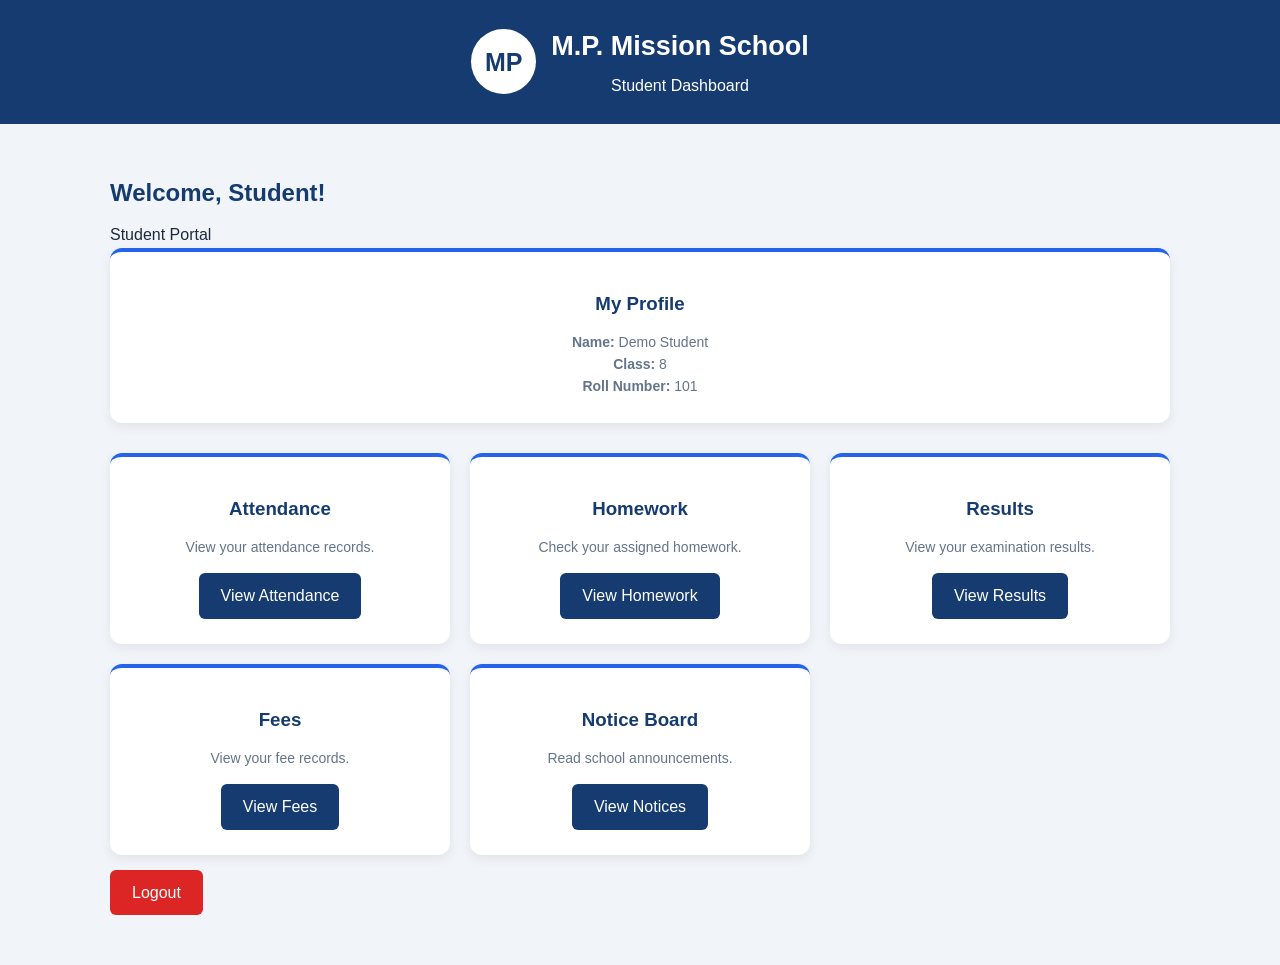
<file: student.html>
<!DOCTYPE html>
<html lang="en">
<head>
    <meta charset="UTF-8">
    <meta name="viewport" content="width=device-width, initial-scale=1.0, viewport-fit=cover">
    <meta name="theme-color" content="#153b70">
    <meta name="description" content="M.P. Mission School web app">
    <link rel="manifest" href="manifest.json">
    <link rel="apple-touch-icon" href="icons/icon-192.png">
    <title>Student Dashboard - M.P. Mission School</title>
    <link rel="stylesheet" href="style.css">
</head>
<body>

<header class="header">
    <div class="school-logo">MP</div>
    <div>
        <h1>M.P. Mission School</h1>
        <p>Student Dashboard</p>
    </div>
</header>

<main class="admin-container">
    <h2>Welcome, Student!</h2>
    <p>Student Portal</p>

    <section class="admin-card">
        <h3>My Profile</h3>
        <p><strong>Name:</strong> Demo Student</p>
        <p><strong>Class:</strong> 8</p>
        <p><strong>Roll Number:</strong> 101</p>
    </section>

    <section class="admin-grid">
        <div class="admin-card">
            <h3>Attendance</h3>
            <p>View your attendance records.</p>
            <button onclick="window.location.href='attendance.html'">View Attendance</button>
        </div>

        <div class="admin-card">
            <h3>Homework</h3>
            <p>Check your assigned homework.</p>
            <button onclick="window.location.href='homework.html'">View Homework</button>
        </div>

        <div class="admin-card">
            <h3>Results</h3>
            <p>View your examination results.</p>
            <button onclick="window.location.href='result.html'">View Results</button>
        </div>

        <div class="admin-card">
            <h3>Fees</h3>
            <p>View your fee records.</p>
            <button onclick="window.location.href='fees.html'">View Fees</button>
        </div>

        <div class="admin-card">
            <h3>Notice Board</h3>
            <p>Read school announcements.</p>
            <button onclick="window.location.href='notice.html'">View Notices</button>
        </div>
    </section>

    <button class="logout" onclick="logout()">Logout</button>
</main>

<script src="script.js"></script>
<script>
if ("serviceWorker" in navigator) {
    window.addEventListener("load", function () {
        navigator.serviceWorker.register("./service-worker.js")
            .catch(function (error) { console.error("Service worker registration failed:", error); });
    });
}
</script>
</body>
</html>
</file>
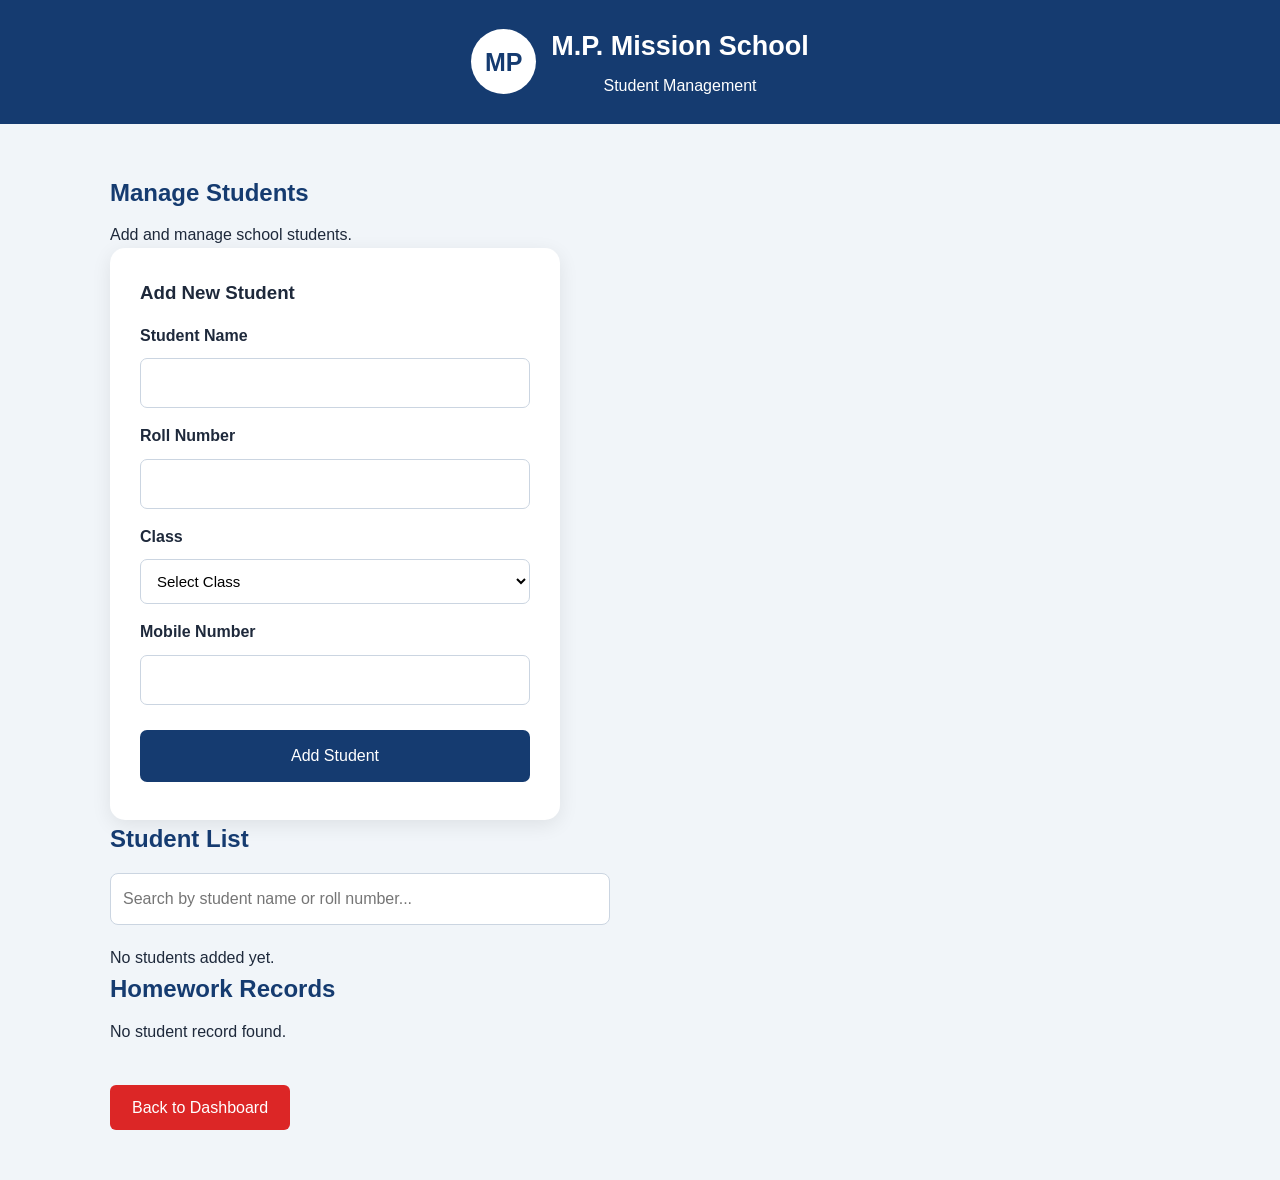
<file: students.html>
<!DOCTYPE html>
<html lang="en">
<head>
    <meta charset="UTF-8">
    <meta name="viewport" content="width=device-width, initial-scale=1.0, viewport-fit=cover">
    <meta name="theme-color" content="#153b70">
    <meta name="description" content="M.P. Mission School web app">
    <link rel="manifest" href="manifest.json">
    <link rel="apple-touch-icon" href="icons/icon-192.png">
    <title>Student Management - M.P. Mission School</title>
    <link rel="stylesheet" href="style.css">
</head>
<body>

<header class="header">
    <div class="school-logo">MP</div>
    <div>
        <h1>M.P. Mission School</h1>
        <p>Student Management</p>
    </div>
</header>

<main class="admin-container">

    <h2>Manage Students</h2>
    <p>Add and manage school students.</p>

    <form id="studentForm" class="login-box">
        <h3 id="studentFormTitle">Add New Student</h3>

        <label>Student Name</label>
        <input type="text" id="studentName" required>

        <label>Roll Number</label>
        <input type="text" id="rollNumber" required>

        <label>Class</label>
        <select id="studentClass" required>
            <option value="">Select Class</option>
            <option>Nursery</option>
            <option>LKG</option>
            <option>UKG</option>
            <option>1</option>
            <option>2</option>
            <option>3</option>
            <option>4</option>
            <option>5</option>
            <option>6</option>
            <option>7</option>
            <option>8</option>
            <option>9</option>
            <option>10</option>
            <option>11</option>
            <option>12</option>
        </select>

        <label>Mobile Number</label>
        <input type="tel" id="studentMobile"
               pattern="[0-9]{10}" maxlength="10" required>

        <button type="submit" id="studentSubmitButton">Add Student</button>
        <button type="button" id="cancelEditButton"
                style="display:none;" onclick="cancelStudentEdit()">
            Cancel Edit
        </button>
    </form>

    <h2>Student List</h2>

    <input
        type="search"
        id="studentSearch"
        placeholder="Search by student name or roll number..."
        style="width:100%; padding:12px; margin-bottom:15px;"
    >

    <div id="studentList"></div>

    <!-- STUDENT HOMEWORK -->
    <section class="homework-section">
        <h2>Homework Records</h2>
        <div id="studentHomeworkList"></div>
    </section>

    <br>

    <button class="logout"
            onclick="window.location.href='admin.html'">
        Back to Dashboard
    </button>

</main>

<script src="script.js"></script>

<script>
if ("serviceWorker" in navigator) {
    window.addEventListener("load", function () {
        navigator.serviceWorker.register("./service-worker.js")
            .catch(function (error) { console.error("Service worker registration failed:", error); });
    });
}
</script>
</body>
</html>
</file>
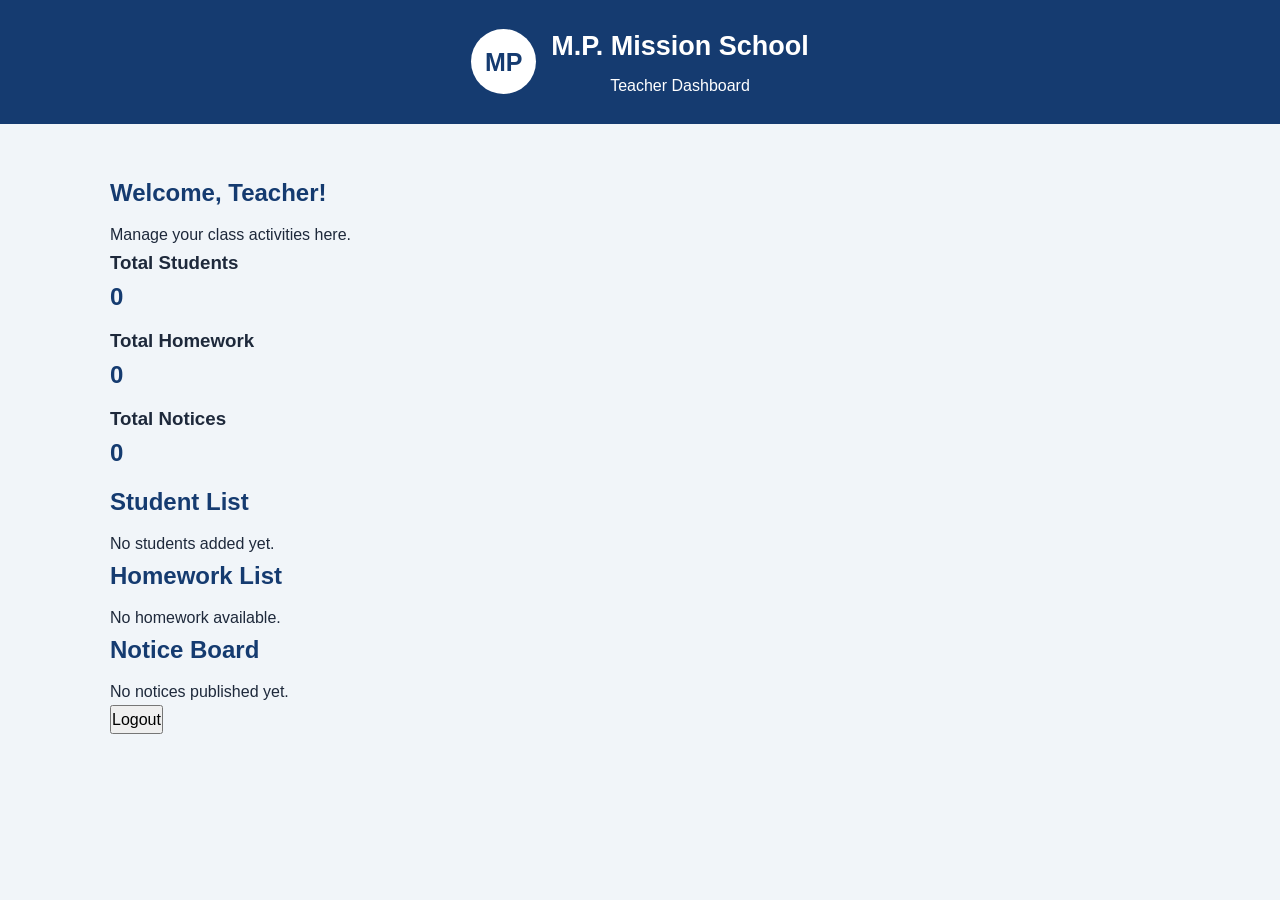
<file: teacher.html>
<!DOCTYPE html>
<html lang="en">
<head>
    <meta charset="UTF-8">
    <meta name="viewport" content="width=device-width, initial-scale=1.0, viewport-fit=cover">
    <meta name="theme-color" content="#153b70">
    <meta name="description" content="M.P. Mission School web app">
    <link rel="manifest" href="manifest.json">
    <link rel="apple-touch-icon" href="icons/icon-192.png">
    <title>Teacher Dashboard - M.P. Mission School</title>
    <link rel="stylesheet" href="style.css">
</head>
<body>

<header class="header">
    <div class="school-logo">MP</div>
    <div>
        <h1>M.P. Mission School</h1>
        <p>Teacher Dashboard</p>
    </div>
</header>

<main class="admin-container">

    <h2>Welcome, Teacher!</h2>
    <p>Manage your class activities here.</p>

    <section class="dashboard-cards">

        <div class="dashboard-card">
            <h3>Total Students</h3>
            <h2 id="teacherTotalStudents">0</h2>
        </div>

        <div class="dashboard-card">
            <h3>Total Homework</h3>
            <h2 id="teacherTotalHomework">0</h2>
        </div>

        <div class="dashboard-card">
            <h3>Total Notices</h3>
            <h2 id="teacherTotalNotices">0</h2>
        </div>

    </section>

    <section class="box">
        <h2>Student List</h2>
        <div id="teacherStudentList"></div>
    </section>

    <section class="box">
        <h2>Homework List</h2>
        <div id="teacherHomeworkList"></div>
    </section>

    <section class="box">
        <h2>Notice Board</h2>
        <div id="teacherNoticeList"></div>
    </section>

    <button onclick="window.logout()">
        Logout
    </button>

</main>

<script src="script.js"></script>

<script>
document.addEventListener("DOMContentLoaded", function () {

    function getRecords(key) {
        try {
            const data = JSON.parse(localStorage.getItem(key));
            return Array.isArray(data) ? data : [];
        } catch (error) {
            return [];
        }
    }

    const students = getRecords("students");
    const homework = getRecords("homeworkRecords");
    const notices = getRecords("notices");

    document.getElementById("teacherTotalStudents").textContent =
        students.length;

    document.getElementById("teacherTotalHomework").textContent =
        homework.length;

    document.getElementById("teacherTotalNotices").textContent =
        notices.length;

    const studentList = document.getElementById("teacherStudentList");

    if (students.length === 0) {
        studentList.textContent = "No students added yet.";
    } else {
        students.forEach(student => {
            const card = document.createElement("div");
            card.className = "student-card";

            const details = document.createElement("p");
            details.textContent =
                "Name: " + student.name +
                " | Roll: " + student.roll +
                " | Class: " + student.studentClass;

            card.appendChild(details);
            studentList.appendChild(card);
        });
    }

    const homeworkList = document.getElementById("teacherHomeworkList");

    if (homework.length === 0) {
        homeworkList.textContent = "No homework available.";
    } else {
        homework.forEach(hw => {
            const card = document.createElement("div");
            card.className = "homework-card";

            const details = document.createElement("p");
            details.textContent =
                "Class: " + (hw.studentClass || hw.className) +
                " | Subject: " + hw.subject +
                " | Homework: " + hw.details +
                " | Last Date: " + hw.date;

            card.appendChild(details);
            homeworkList.appendChild(card);
        });
    }

    const noticeList = document.getElementById("teacherNoticeList");

    if (notices.length === 0) {
        noticeList.textContent = "No notices published yet.";
    } else {
        notices.forEach(notice => {
            const card = document.createElement("div");
            card.className = "notice-card";

            const title = document.createElement("h3");
            title.textContent = notice.title;

            const details = document.createElement("p");
            details.textContent = notice.details;

            const date = document.createElement("p");
            date.textContent = "Date: " + notice.date;

            card.append(title, details, date);
            noticeList.appendChild(card);
        });
    }

});
</script>

<script>
if ("serviceWorker" in navigator) {
    window.addEventListener("load", function () {
        navigator.serviceWorker.register("./service-worker.js")
            .catch(function (error) { console.error("Service worker registration failed:", error); });
    });
}
</script>
</body>
</html>
</file>
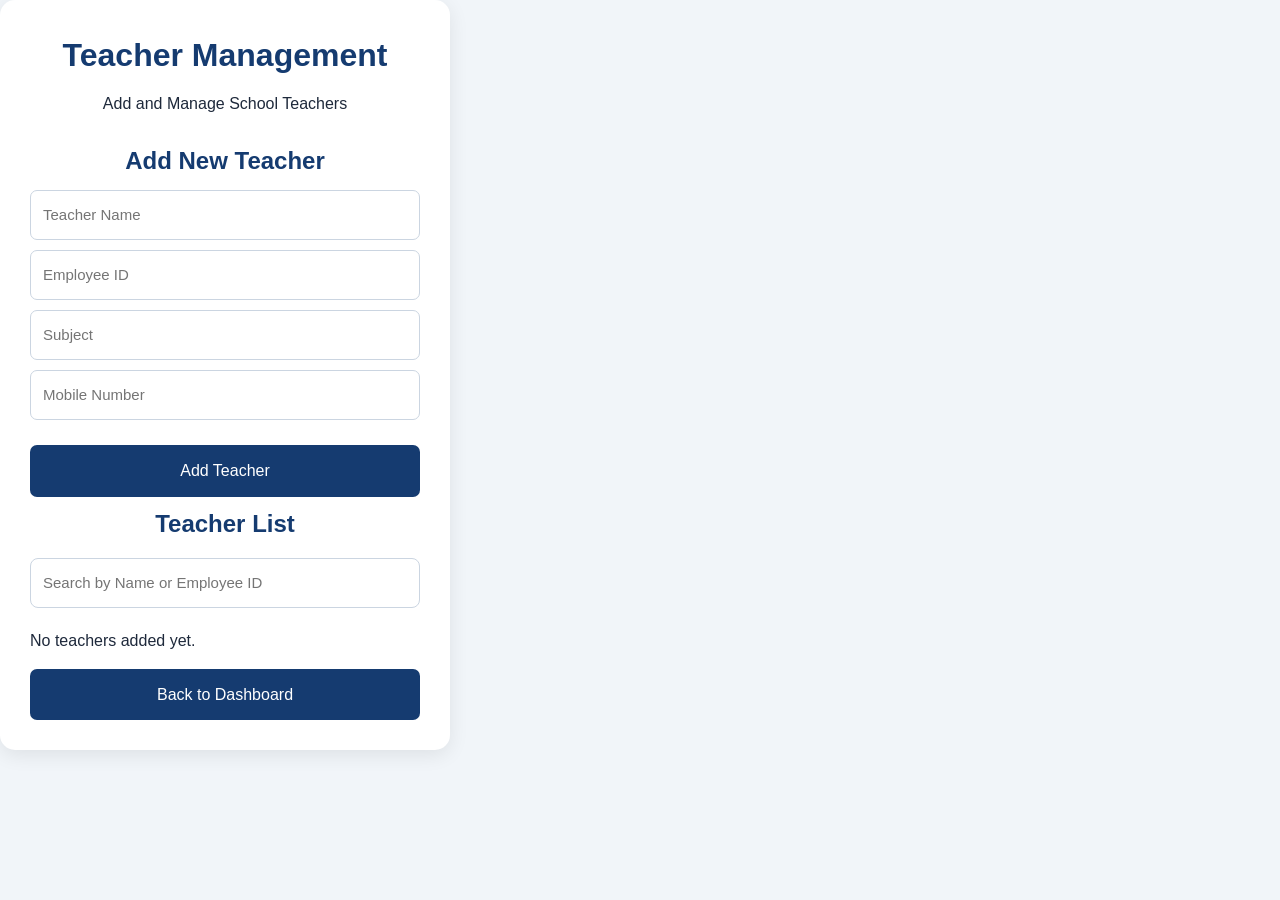
<file: teachers.html>
<!DOCTYPE html>
<html lang="en">
<head>
    <meta charset="UTF-8">
    <meta name="viewport" content="width=device-width, initial-scale=1.0, viewport-fit=cover">
    <meta name="theme-color" content="#153b70">
    <meta name="description" content="M.P. Mission School web app">
    <link rel="manifest" href="manifest.json">
    <link rel="apple-touch-icon" href="icons/icon-192.png">
    <title>Teacher Management</title>
    <link rel="stylesheet" href="style.css">
</head>
<body>

    <div class="login-box">
        <h1>Teacher Management</h1>
        <p>Add and Manage School Teachers</p>

        <form id="teacherForm">
            <h2 id="teacherFormTitle">Add New Teacher</h2>

            <input type="text" id="teacherName"
                placeholder="Teacher Name" required>

            <input type="text" id="employeeId"
                placeholder="Employee ID" required>

            <input type="text" id="subject"
                placeholder="Subject" required>

            <input type="tel" id="teacherMobile"
                placeholder="Mobile Number" required>

            <button type="submit" id="teacherSubmitButton">
                Add Teacher
            </button>

            <button type="button" id="cancelTeacherEdit"
                style="display:none;"
                onclick="window.cancelTeacherEdit()">
                Cancel Edit
            </button>
        </form>

        <h2>Teacher List</h2>

        <input type="search" id="teacherSearch"
            placeholder="Search by Name or Employee ID">

        <div id="teacherList"></div>

        <button onclick="window.location.href='admin.html'">
            Back to Dashboard
        </button>
    </div>

    <script src="script.js"></script>
<script>
if ("serviceWorker" in navigator) {
    window.addEventListener("load", function () {
        navigator.serviceWorker.register("./service-worker.js")
            .catch(function (error) { console.error("Service worker registration failed:", error); });
    });
}
</script>
</body>
</html>
</file>
<file: style.css>
/* =====================================
   M.P. MISSION SCHOOL
   RESPONSIVE BLUE & WHITE THEME
===================================== */

* {
    margin: 0;
    padding: 0;
    box-sizing: border-box;
}

:root {
    --primary: #153b70;
    --secondary: #2563eb;
    --background: #f1f5f9;
    --white: #ffffff;
    --text: #1e293b;
    --muted: #64748b;
    --border: #cbd5e1;
    --danger: #dc2626;
    --success: #15803d;
}

html {
    scroll-behavior: smooth;
}

body {
    font-family: Arial, sans-serif;
    background: var(--background);
    color: var(--text);
    line-height: 1.6;
    min-height: 100vh;
}

img {
    max-width: 100%;
}

button,
input,
select,
textarea {
    font: inherit;
}

button {
    cursor: pointer;
}

/* HEADER */

.header {
    background: var(--primary);
    color: white;
    padding: 25px 15px;
    display: flex;
    align-items: center;
    justify-content: center;
    gap: 15px;
    text-align: center;
}

.school-logo {
    width: 65px;
    height: 65px;
    min-width: 65px;
    background: white;
    color: var(--primary);
    border-radius: 50%;
    display: flex;
    align-items: center;
    justify-content: center;
    font-size: 25px;
    font-weight: bold;
}

.header h1 {
    font-size: 27px;
    margin-bottom: 5px;
}

/* NAVIGATION */

.navbar {
    background: white;
    padding: 16px;
    display: flex;
    justify-content: center;
    align-items: center;
    gap: 25px;
    flex-wrap: wrap;
    box-shadow: 0 2px 8px #00000015;
}

.navbar a {
    text-decoration: none;
    color: var(--primary);
    font-weight: bold;
}

.navbar a:hover {
    color: var(--secondary);
}

/* WELCOME */

.welcome {
    text-align: center;
    padding: 40px 15px 20px;
}

.welcome h2 {
    color: var(--primary);
    font-size: 28px;
    margin-bottom: 10px;
}

/* DASHBOARD */

.dashboard {
    max-width: 1100px;
    margin: 25px auto;
    padding: 15px;
    display: grid;
    grid-template-columns: repeat(3, minmax(0, 1fr));
    gap: 20px;
}

.card {
    background: white;
    padding: 30px 15px;
    text-align: center;
    border-radius: 15px;
    box-shadow: 0 4px 12px #00000010;
    transition: 0.3s;
    border-bottom: 4px solid var(--secondary);
}

.card:hover {
    transform: translateY(-4px);
    box-shadow: 0 8px 18px #00000020;
}

.card span {
    font-size: 35px;
}

.card h3 {
    color: var(--primary);
    margin: 12px 0 8px;
}

.card p {
    color: var(--muted);
    font-size: 14px;
}

/* FOOTER */

footer {
    background: var(--primary);
    color: white;
    text-align: center;
    padding: 25px 15px;
    margin-top: 40px;
    line-height: 1.8;
}

/* LOGIN */

.login-container {
    display: flex;
    justify-content: center;
    align-items: center;
    min-height: 70vh;
    padding: 20px;
}

.login-box {
    background: white;
    width: 100%;
    max-width: 450px;
    padding: 30px;
    border-radius: 15px;
    box-shadow: 0 5px 20px #00000015;
}

.login-box h1,
.login-box h2 {
    color: var(--primary);
    text-align: center;
    margin-bottom: 10px;
}

.login-box > p {
    text-align: center;
    margin-bottom: 25px;
}

.login-box label {
    display: block;
    margin: 15px 0 7px;
    font-weight: bold;
}

.login-box input,
.login-box select,
.login-box textarea {
    width: 100%;
    padding: 12px;
    border: 1px solid var(--border);
    border-radius: 7px;
    font-size: 15px;
    background: white;
}

.login-box button {
    width: 100%;
    padding: 13px;
    margin-top: 15px;
    background: var(--primary);
    color: white;
    border: none;
    border-radius: 7px;
    font-size: 16px;
}

.login-box button:hover {
    background: var(--secondary);
}

.login-box a {
    display: block;
    text-align: center;
    margin-top: 20px;
    color: var(--primary);
    text-decoration: none;
}

#message {
    text-align: center;
    margin-top: 15px;
    color: var(--danger);
}

/* ADMIN DASHBOARD */

.admin-container {
    max-width: 1100px;
    margin: 30px auto;
    padding: 20px;
}

.admin-container h2 {
    color: var(--primary);
    margin-bottom: 10px;
}

.admin-grid {
    display: grid;
    grid-template-columns: repeat(3, minmax(0, 1fr));
    gap: 20px;
    margin-top: 30px;
}

.admin-card {
    background: white;
    padding: 25px 15px;
    border-radius: 12px;
    text-align: center;
    box-shadow: 0 4px 12px #00000012;
    border-top: 4px solid var(--secondary);
    min-width: 0;
}

.admin-card span {
    font-size: 35px;
}

.admin-card h3 {
    color: var(--primary);
    margin: 12px;
}

.admin-card p {
    color: var(--muted);
    font-size: 14px;
}

.admin-card button,
.logout {
    background: var(--primary);
    color: white;
    padding: 10px 22px;
    border: none;
    border-radius: 6px;
    margin-top: 15px;
}

.admin-card button:hover,
.logout:hover {
    background: var(--secondary);
}

.logout {
    background: var(--danger);
}

/* CLICKABLE SUMMARY CARDS */

.summary-card {
    cursor: pointer;
    transition: 0.3s;
}

.summary-card:hover {
    transform: translateY(-4px);
    box-shadow: 0 8px 18px #00000020;
}

/* FORMS AND INPUTS */

input,
select,
textarea {
    max-width: 100%;
}

input:focus,
select:focus,
textarea:focus {
    outline: 2px solid #93c5fd;
    border-color: var(--secondary);
}

form input,
form select,
form textarea {
    display: block;
    width: 100%;
    padding: 12px;
    margin: 10px 0;
    border: 1px solid var(--border);
    border-radius: 7px;
    background: white;
}

form button {
    padding: 12px 20px;
    background: var(--primary);
    color: white;
    border: none;
    border-radius: 7px;
    margin: 8px 5px 8px 0;
}

form button:hover {
    background: var(--secondary);
}

/* STUDENT AND TEACHER LIST */

#studentList,
#teacherList,
#homeworkList,
#resultList,
#feeList,
#noticeList,
#calendarList {
    margin-top: 20px;
}

.student-card,
.teacher-card,
.homework-card,
.result-card,
.fee-card,
.notice-card {
    background: white;
    padding: 18px;
    margin: 12px 0;
    border-radius: 10px;
    box-shadow: 0 3px 10px #00000010;
    overflow-wrap: anywhere;
}

.student-card button,
.teacher-card button,
.homework-card button,
.result-card button,
.fee-card button,
.notice-card button {
    padding: 9px 15px;
    margin: 8px 8px 0 0;
    border: none;
    border-radius: 6px;
    background: var(--primary);
    color: white;
}

.student-card button:hover,
.teacher-card button:hover,
.homework-card button:hover,
.result-card button:hover,
.fee-card button:hover,
.notice-card button:hover {
    background: var(--secondary);
}

/* SEARCH */

#studentSearch,
#teacherSearch {
    display: block;
    width: 100%;
    max-width: 500px;
    padding: 12px;
    margin: 15px 0;
    border: 1px solid var(--border);
    border-radius: 8px;
    background: white;
}

/* ATTENDANCE */

#attendanceDate,
#attendanceClass,
#ClassSelect {
    display: block;
    width: 100%;
    max-width: 400px;
    padding: 12px;
    margin: 12px 0 20px;
    border: 1px solid var(--border);
    border-radius: 8px;
    background: white;
    font-size: 16px;
}

#attendanceList {
    margin-top: 25px;
}

.attendance-row {
    background: white;
    padding: 15px;
    margin: 10px 0;
    border-radius: 10px;
    display: flex;
    justify-content: space-between;
    align-items: center;
    gap: 10px;
    box-shadow: 0 3px 10px #00000010;
}

.attendance-row select {
    padding: 8px;
    border-radius: 6px;
    border: 1px solid var(--border);
}

#attendanceSummary {
    margin: 20px 0;
    color: var(--primary);
    font-weight: bold;
}

/* TABLES */

table {
    width: 100%;
    border-collapse: collapse;
    background: white;
    margin: 15px 0;
}

th,
td {
    padding: 12px;
    border: 1px solid var(--border);
    text-align: left;
}

/* CALENDAR */

#calendarList > div {
    background: white;
    padding: 15px;
    margin: 12px 0;
    border-radius: 10px;
    box-shadow: 0 3px 10px #00000010;
}

/* BUTTONS */

button:disabled {
    opacity: 0.6;
    cursor: not-allowed;
}

/* SMALL TABLET */

@media (max-width: 900px) {
    .dashboard,
    .admin-grid {
        grid-template-columns: repeat(2, minmax(0, 1fr));
    }

    .admin-container {
        margin: 20px auto;
    }
}

/* MOBILE */

@media (max-width: 600px) {

    body {
        font-size: 14px;
    }

    .header {
        padding: 18px 10px;
        gap: 10px;
    }

    .school-logo {
        width: 50px;
        height: 50px;
        min-width: 50px;
        font-size: 20px;
    }

    .header h1 {
        font-size: 19px;
    }

    .navbar {
        gap: 12px;
        padding: 13px 8px;
    }

    .navbar a {
        font-size: 13px;
    }

    .welcome {
        padding: 25px 12px 15px;
    }

    .welcome h2 {
        font-size: 23px;
    }

    .dashboard {
        grid-template-columns: repeat(2, minmax(0, 1fr));
        gap: 12px;
        padding: 10px;
        margin: 15px auto;
    }

    .card {
        padding: 20px 8px;
        border-radius: 10px;
    }

    .card span {
        font-size: 28px;
    }

    .card h3 {
        font-size: 15px;
    }

    .card p {
        font-size: 12px;
    }

    .admin-container {
        padding: 12px;
        margin: 15px auto;
    }

    .admin-grid {
        grid-template-columns: repeat(2, minmax(0, 1fr));
        gap: 12px;
        margin-top: 20px;
    }

    .admin-card {
        padding: 18px 8px;
    }

    .admin-card h3 {
        font-size: 15px;
        margin: 8px 0;
    }

    .admin-card span {
        font-size: 27px;
    }

    .admin-card button,
    .logout {
        padding: 9px 12px;
        font-size: 13px;
    }

    .login-container {
        min-height: 60vh;
        padding: 12px;
    }

    .login-box {
        padding: 22px 16px;
    }

    .attendance-row {
        flex-direction: column;
        align-items: stretch;
    }

    .attendance-row select {
        width: 100%;
    }

    .student-card,
    .teacher-card,
    .homework-card,
    .result-card,
    .fee-card,
    .notice-card {
        padding: 13px;
    }

    .student-card button,
    .teacher-card button {
        padding: 9px 13px;
    }

    footer {
        padding: 18px 10px;
        font-size: 13px;
    }
}

/* VERY SMALL MOBILE */

@media (max-width: 360px) {

    .dashboard,
    .admin-grid {
        grid-template-columns: 1fr;
    }

    .header h1 {
        font-size: 16px;
    }

    .navbar {
        gap: 9px;
    }

    .navbar a {
        font-size: 12px;
    }
}
</file>
